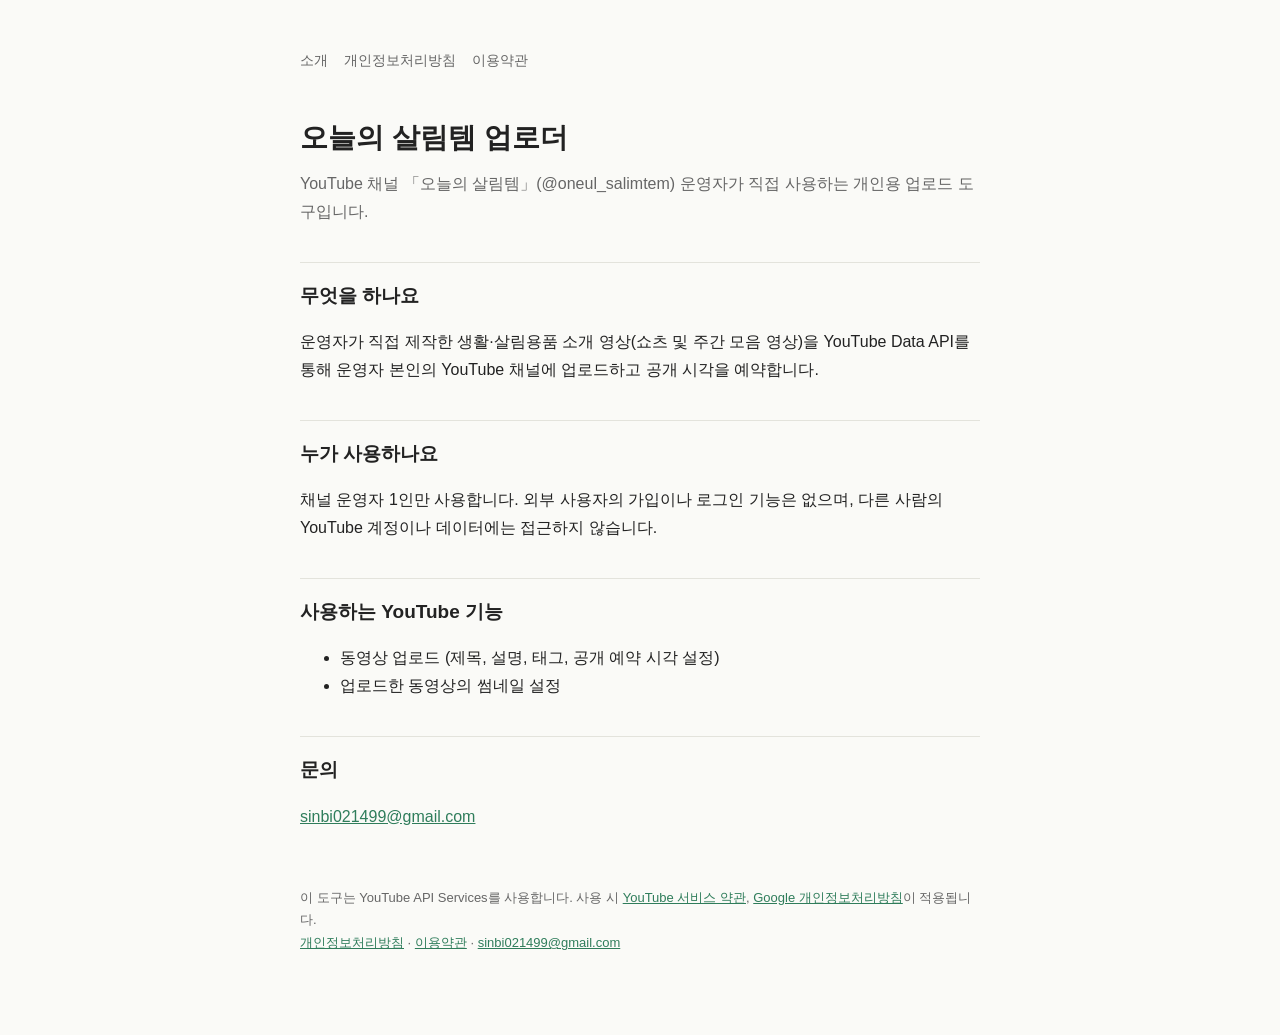
<file: index.html>
<!doctype html>
<html lang="ko">
<head>
<meta charset="utf-8">
<meta name="viewport" content="width=device-width, initial-scale=1">
<title>오늘의 살림템 업로더</title>
<link rel="stylesheet" href="style.css">
</head>
<body>
<main>
  <nav><a href="./">소개</a><a href="privacy.html">개인정보처리방침</a><a href="terms.html">이용약관</a></nav>
  <h1>오늘의 살림템 업로더</h1>
  <p class="sub">YouTube 채널 「오늘의 살림템」(@oneul_salimtem) 운영자가 직접 사용하는 개인용 업로드 도구입니다.</p>

  <h2>무엇을 하나요</h2>
  <p>운영자가 직접 제작한 생활·살림용품 소개 영상(쇼츠 및 주간 모음 영상)을
  YouTube Data API를 통해 운영자 본인의 YouTube 채널에 업로드하고 공개 시각을 예약합니다.</p>

  <h2>누가 사용하나요</h2>
  <p>채널 운영자 1인만 사용합니다. 외부 사용자의 가입이나 로그인 기능은 없으며,
  다른 사람의 YouTube 계정이나 데이터에는 접근하지 않습니다.</p>

  <h2>사용하는 YouTube 기능</h2>
  <ul>
    <li>동영상 업로드 (제목, 설명, 태그, 공개 예약 시각 설정)</li>
    <li>업로드한 동영상의 썸네일 설정</li>
  </ul>

  <h2>문의</h2>
  <p><a href="mailto:sinbi021499@gmail.com">sinbi021499@gmail.com</a></p>

  <footer>
    이 도구는 YouTube API Services를 사용합니다. 사용 시
    <a href="https://www.youtube.com/t/terms">YouTube 서비스 약관</a>,
    <a href="https://policies.google.com/privacy">Google 개인정보처리방침</a>이 적용됩니다.<br>
    <a href="privacy.html">개인정보처리방침</a> · <a href="terms.html">이용약관</a> ·
    <a href="mailto:sinbi021499@gmail.com">sinbi021499@gmail.com</a>
  </footer>
</main>
</body>
</html>
</file>
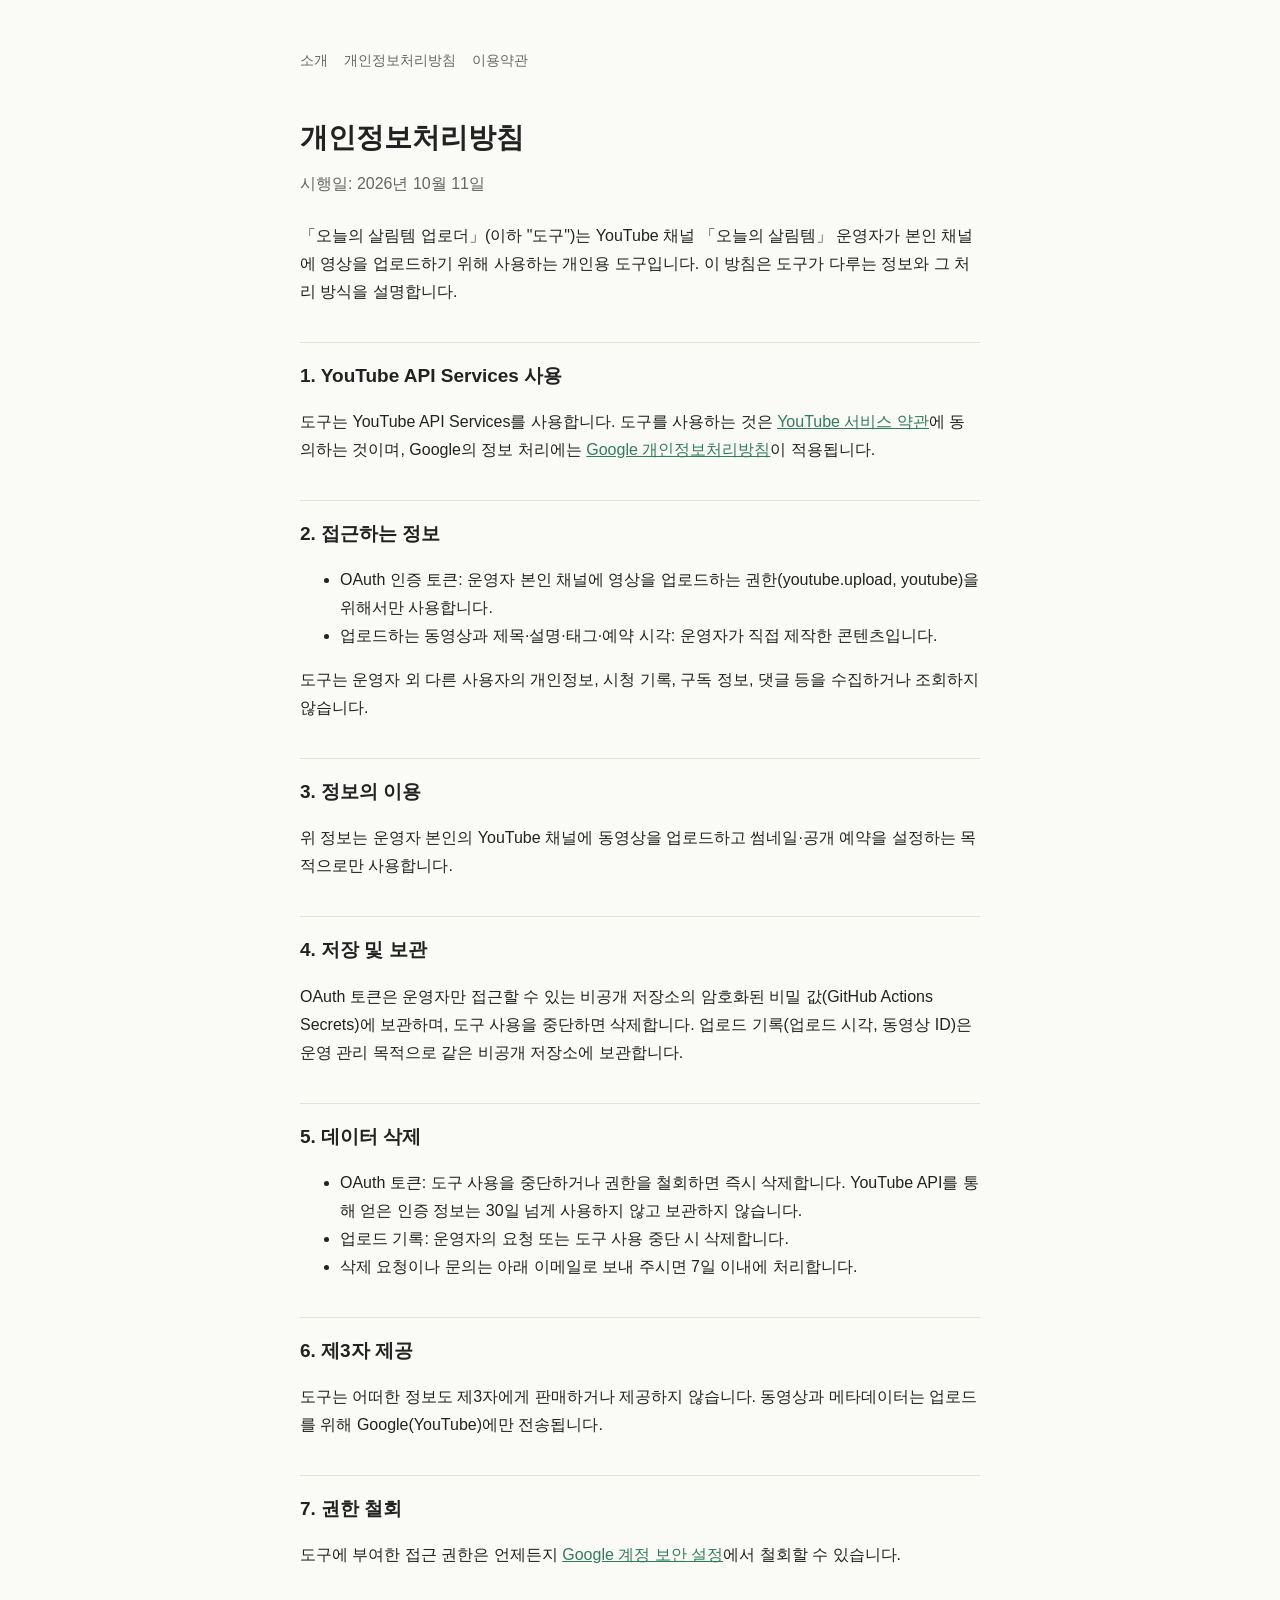
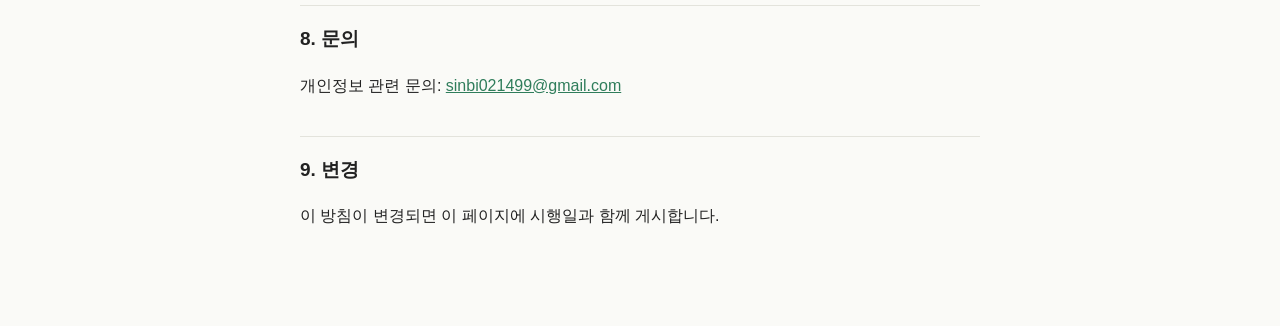
<file: privacy.html>
<!doctype html>
<html lang="ko">
<head>
<meta charset="utf-8">
<meta name="viewport" content="width=device-width, initial-scale=1">
<title>개인정보처리방침 · 오늘의 살림템 업로더</title>
<link rel="stylesheet" href="style.css">
</head>
<body>
<main>
  <nav><a href="./">소개</a><a href="privacy.html">개인정보처리방침</a><a href="terms.html">이용약관</a></nav>
  <h1>개인정보처리방침</h1>
  <p class="sub">시행일: 2026년 10월 11일</p>

  <p>「오늘의 살림템 업로더」(이하 "도구")는 YouTube 채널 「오늘의 살림템」 운영자가 본인 채널에
  영상을 업로드하기 위해 사용하는 개인용 도구입니다. 이 방침은 도구가 다루는 정보와 그 처리 방식을 설명합니다.</p>

  <h2>1. YouTube API Services 사용</h2>
  <p>도구는 YouTube API Services를 사용합니다. 도구를 사용하는 것은
  <a href="https://www.youtube.com/t/terms">YouTube 서비스 약관</a>에 동의하는 것이며,
  Google의 정보 처리에는 <a href="https://policies.google.com/privacy">Google 개인정보처리방침</a>이 적용됩니다.</p>

  <h2>2. 접근하는 정보</h2>
  <ul>
    <li>OAuth 인증 토큰: 운영자 본인 채널에 영상을 업로드하는 권한(youtube.upload, youtube)을 위해서만 사용합니다.</li>
    <li>업로드하는 동영상과 제목·설명·태그·예약 시각: 운영자가 직접 제작한 콘텐츠입니다.</li>
  </ul>
  <p>도구는 운영자 외 다른 사용자의 개인정보, 시청 기록, 구독 정보, 댓글 등을 수집하거나 조회하지 않습니다.</p>

  <h2>3. 정보의 이용</h2>
  <p>위 정보는 운영자 본인의 YouTube 채널에 동영상을 업로드하고 썸네일·공개 예약을 설정하는 목적으로만 사용합니다.</p>

  <h2>4. 저장 및 보관</h2>
  <p>OAuth 토큰은 운영자만 접근할 수 있는 비공개 저장소의 암호화된 비밀 값(GitHub Actions Secrets)에 보관하며,
  도구 사용을 중단하면 삭제합니다. 업로드 기록(업로드 시각, 동영상 ID)은 운영 관리 목적으로 같은 비공개 저장소에 보관합니다.</p>

  <h2>5. 데이터 삭제</h2>
  <ul>
    <li>OAuth 토큰: 도구 사용을 중단하거나 권한을 철회하면 즉시 삭제합니다. YouTube API를 통해 얻은 인증 정보는 30일 넘게 사용하지 않고 보관하지 않습니다.</li>
    <li>업로드 기록: 운영자의 요청 또는 도구 사용 중단 시 삭제합니다.</li>
    <li>삭제 요청이나 문의는 아래 이메일로 보내 주시면 7일 이내에 처리합니다.</li>
  </ul>

  <h2>6. 제3자 제공</h2>
  <p>도구는 어떠한 정보도 제3자에게 판매하거나 제공하지 않습니다.
  동영상과 메타데이터는 업로드를 위해 Google(YouTube)에만 전송됩니다.</p>

  <h2>7. 권한 철회</h2>
  <p>도구에 부여한 접근 권한은 언제든지
  <a href="https://security.google.com/settings/security/permissions">Google 계정 보안 설정</a>에서 철회할 수 있습니다.</p>

  <h2>8. 문의</h2>
  <p>개인정보 관련 문의: <a href="mailto:sinbi021499@gmail.com">sinbi021499@gmail.com</a></p>

  <h2>9. 변경</h2>
  <p>이 방침이 변경되면 이 페이지에 시행일과 함께 게시합니다.</p>
</main>
</body>
</html>
</file>
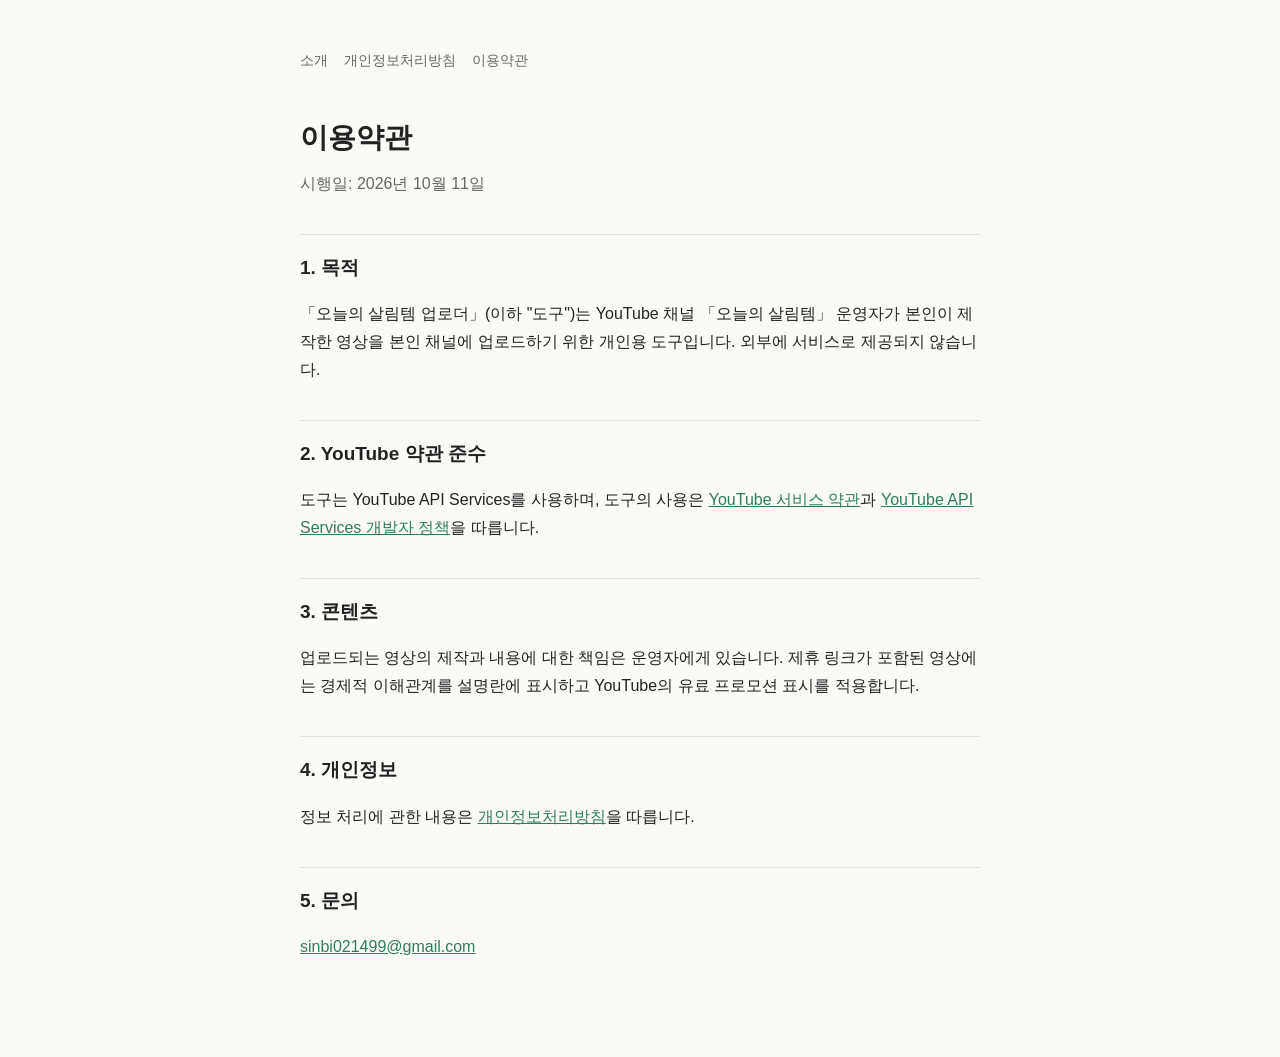
<file: terms.html>
<!doctype html>
<html lang="ko">
<head>
<meta charset="utf-8">
<meta name="viewport" content="width=device-width, initial-scale=1">
<title>이용약관 · 오늘의 살림템 업로더</title>
<link rel="stylesheet" href="style.css">
</head>
<body>
<main>
  <nav><a href="./">소개</a><a href="privacy.html">개인정보처리방침</a><a href="terms.html">이용약관</a></nav>
  <h1>이용약관</h1>
  <p class="sub">시행일: 2026년 10월 11일</p>

  <h2>1. 목적</h2>
  <p>「오늘의 살림템 업로더」(이하 "도구")는 YouTube 채널 「오늘의 살림템」 운영자가
  본인이 제작한 영상을 본인 채널에 업로드하기 위한 개인용 도구입니다. 외부에 서비스로 제공되지 않습니다.</p>

  <h2>2. YouTube 약관 준수</h2>
  <p>도구는 YouTube API Services를 사용하며, 도구의 사용은
  <a href="https://www.youtube.com/t/terms">YouTube 서비스 약관</a>과
  <a href="https://developers.google.com/youtube/terms/developer-policies">YouTube API Services 개발자 정책</a>을 따릅니다.</p>

  <h2>3. 콘텐츠</h2>
  <p>업로드되는 영상의 제작과 내용에 대한 책임은 운영자에게 있습니다.
  제휴 링크가 포함된 영상에는 경제적 이해관계를 설명란에 표시하고 YouTube의 유료 프로모션 표시를 적용합니다.</p>

  <h2>4. 개인정보</h2>
  <p>정보 처리에 관한 내용은 <a href="privacy.html">개인정보처리방침</a>을 따릅니다.</p>

  <h2>5. 문의</h2>
  <p><a href="mailto:sinbi021499@gmail.com">sinbi021499@gmail.com</a></p>
</main>
</body>
</html>
</file>
<file: style.css>
:root { --bg: #fafaf7; --fg: #222; --muted: #666; --accent: #2f7d5b; --line: #e3e3dc; }
@media (prefers-color-scheme: dark) {
  :root { --bg: #161715; --fg: #e8e8e3; --muted: #a0a09a; --accent: #6cc59c; --line: #2c2d2a; }
}
* { box-sizing: border-box; }
body { margin: 0; background: var(--bg); color: var(--fg);
  font: 16px/1.75 -apple-system, "Apple SD Gothic Neo", "Malgun Gothic", "Noto Sans KR", sans-serif; }
main { max-width: 720px; margin: 0 auto; padding: 48px 20px 80px; }
nav { display: flex; gap: 16px; font-size: 14px; margin-bottom: 40px; }
nav a { color: var(--muted); text-decoration: none; }
nav a:hover, a { color: var(--accent); }
h1 { font-size: 28px; margin: 0 0 8px; }
h2 { font-size: 19px; margin: 36px 0 8px; padding-top: 16px; border-top: 1px solid var(--line); }
.sub { color: var(--muted); margin: 0 0 24px; }
footer { margin-top: 56px; font-size: 13px; color: var(--muted); }
</file>
